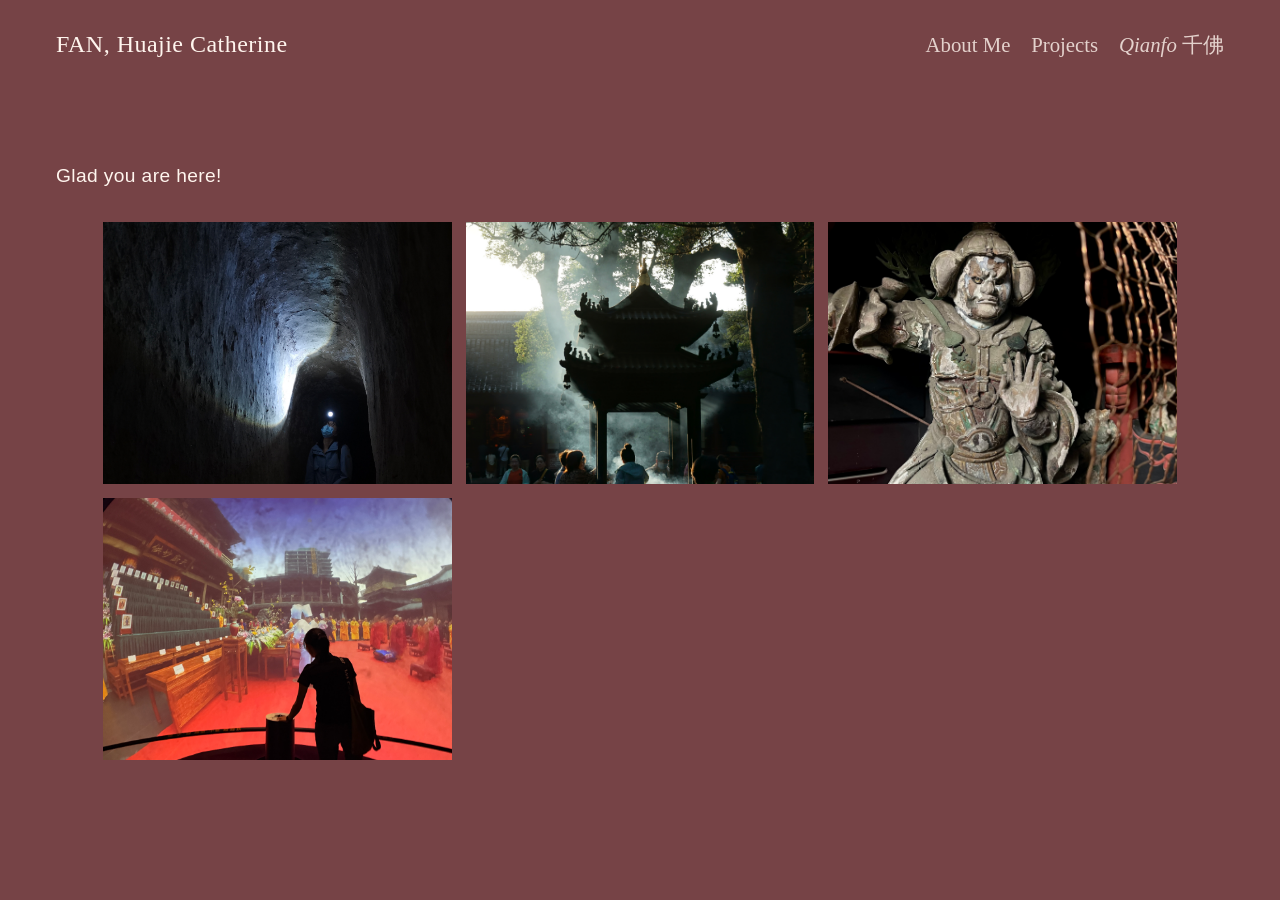
<file: index.html>
<!DOCTYPE html>
<html lang="en">
<head>
    <meta charset="UTF-8">
    <meta name="viewport" content="width=device-width, initial-scale=1.0">
    <title>FHJ</title>
    <link rel="stylesheet" href="style.css">
</head>
<body>
    <header>
        <p class="header-design">
            <a href="index.html">FAN, Huajie Catherine</a>
        </p>
        <nav>
            <a href="About.html">About Me</a>
            <a href="Projects.html">Projects</a>
            <a href="Qianfo.html"><i>Qianfo</i> <span lang="zh">千佛</span></a>
        </nav>
    </header>
    
    <main>
        <section class="index-intro">
            <p>
                Glad you are here!
            </p>
        </section>

        <section class="index-grids">
           <a class="index-card index-standard"
             href="About.html">
           
            <img
                src="images/archivephoto.JPG"
                alt="Huajie Catherine Fan"
            >

            <div class="index-overlay">
                <h2>About Me</h2>
            </div>
           </a>
           
            <a class="index-card index-standard"
             href="Projects.html">

            <img
                src="images/普陀山早课.JPG"
                alt="Morning at Putuo Mountain"
            >

            <div class="index-overlay">
                <h2>Putuo Mountain 普陀山</h2>
                <p>Buddhist Monastery | Zhejiang, China</p>
            </div>
            </a>

            <a class="index-card index-standard"
             href="Projects.html">

            <img
                src="images/妙心寺轉輪藏.jpeg"
                alt="Myōshin-ji Temple at Kyoto, Japan"
            >

            <div class="index-overlay">
                <h2>Myōshin-ji Temple 妙心寺</h2>
                <p>Buddhist Temple | Kyoto, Japan</p>
            </div>
            </a>

            <a class="index-card index-standard"
             href="Projects.html">

            <img
                src="images/佛光山2026.JPG"
                alt="FoGuangShan Monastery at Kaohsiung, Taiwan"
            >

            <div class="index-overlay">
                <h2>FoGuangShan Monastery 佛光山</h2>
                <p>Buddhist Monastery | Kaohsiung, Taiwan</p>
            </div>
            </a>

            
        </section>



    </main>
</body>
            </div>
            </a>

            
        </section>



    </main>
</body>
</html>
</file>
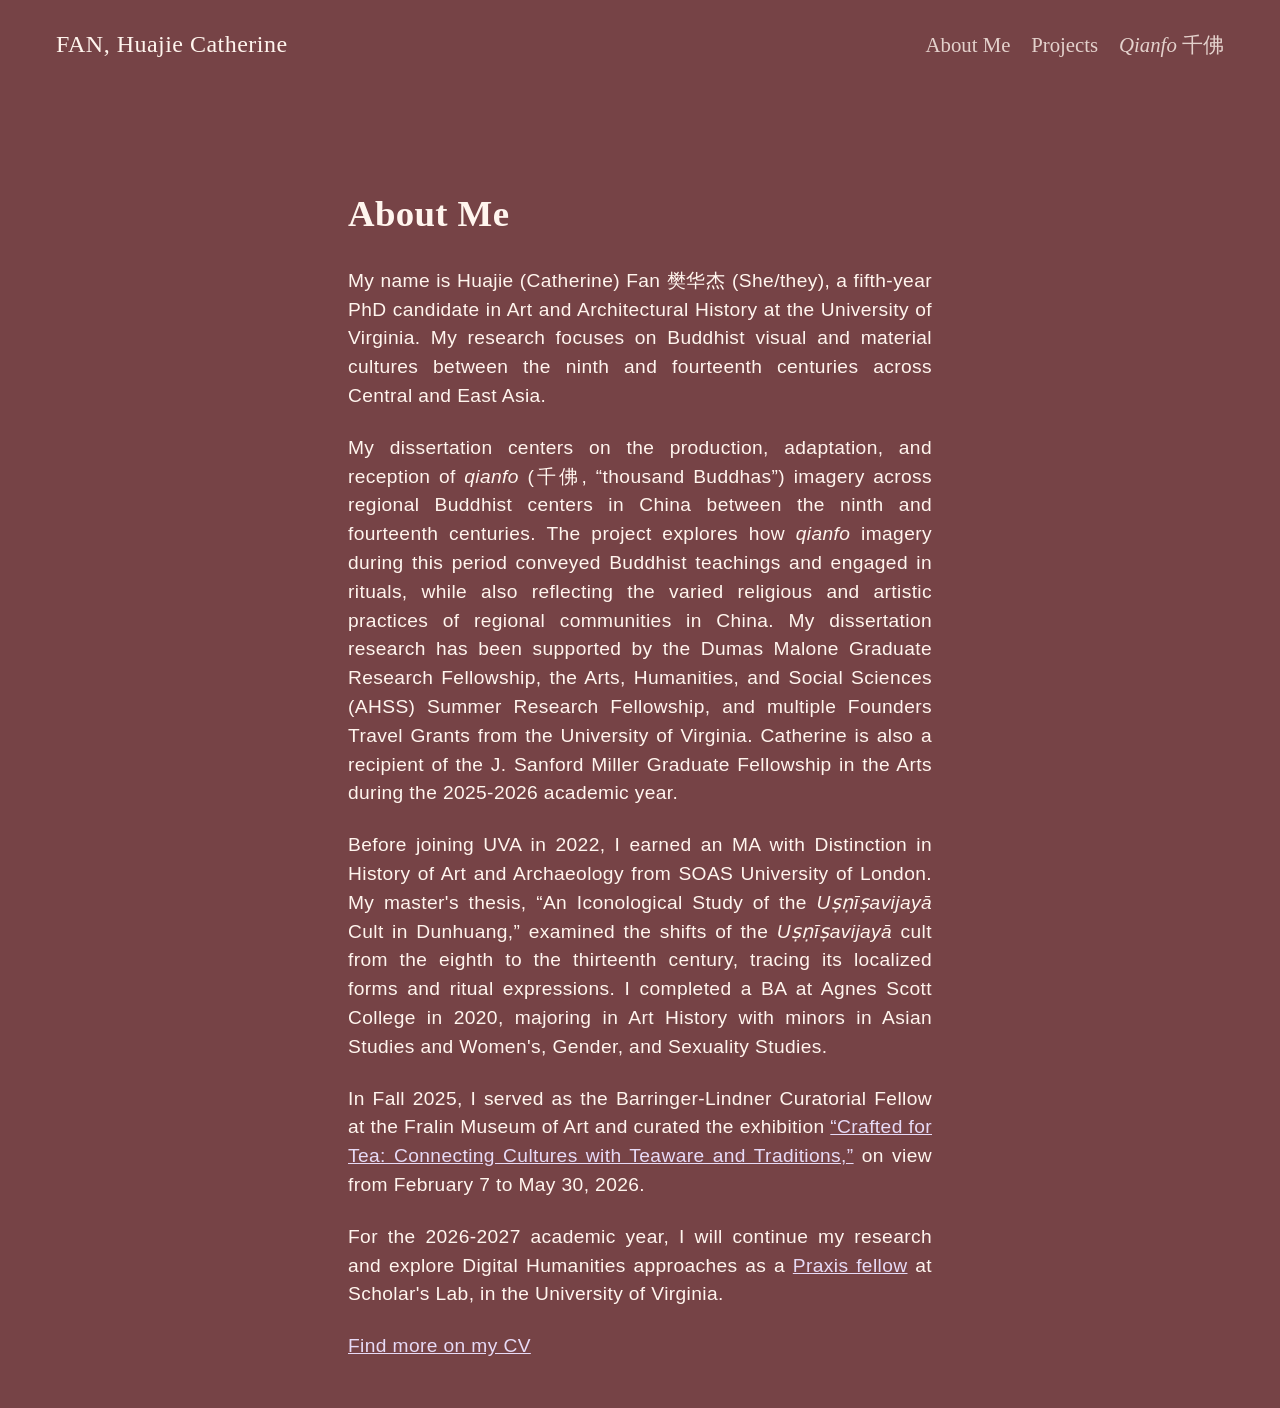
<file: About.html>
<!DOCTYPE html>
<html lang="en">
<head>
    <meta charset="UTF-8">
    <meta name="viewport" content="width=device-width, initial-scale=1.0">
    <title>FHJ</title>
    <link rel="stylesheet" href="style.css">
</head>
<body>
    <header>
        <p class="header-design">
            <a href="index.html">FAN, Huajie Catherine</a>
        </p>
        <nav>
            <a href="About.html">About Me</a>
            <a href="Projects.html">Projects</a>
            <a href="Qianfo.html"><i>Qianfo</i> <span lang="zh">千佛</span></a>
        </nav>
    </header>

    <main>
        <section class="text-content">
            <h1>About Me</h1>
            <p>My name is Huajie (Catherine) Fan <span lang="zh">樊华杰</span> (She/they), a fifth-year PhD candidate in Art and Architectural History at the University of Virginia. My research focuses on Buddhist visual and material cultures between the ninth and fourteenth centuries across Central and East Asia.</p>
            <p>My dissertation centers on the production, adaptation, and reception of <i>qianfo</i> (<span lang="zh">千佛</span>, “thousand Buddhas”) imagery across regional Buddhist centers in China between the ninth and fourteenth centuries. The project explores how <i>qianfo</i> imagery during this period conveyed Buddhist teachings and engaged in rituals, while also reflecting the varied religious and artistic practices of regional communities in China. My dissertation research has been supported by the Dumas Malone Graduate Research Fellowship, the Arts, Humanities, and Social Sciences (AHSS) Summer Research Fellowship, and multiple Founders Travel Grants from the University of Virginia. Catherine is also a recipient of the J. Sanford Miller Graduate Fellowship in the Arts during the 2025-2026 academic year.</p> 
            <p>Before joining UVA in 2022, I earned an MA with Distinction in History of Art and Archaeology from SOAS University of London. My master's thesis, “An Iconological Study of the <i>Uṣṇīṣavijayā</i> Cult in Dunhuang,” examined the shifts of the <i>Uṣṇīṣavijayā</i> cult from the eighth to the thirteenth century, tracing its localized forms and ritual expressions. I completed a BA at Agnes Scott College in 2020, majoring in Art History with minors in Asian Studies and Women's, Gender, and Sexuality Studies.</p>
            <p>In Fall 2025, I served as the Barringer-Lindner Curatorial Fellow at the Fralin Museum of Art and curated the exhibition <a href="https://collection.museum.virginia.edu/exhibitions/info/804" target="_blank" rel="noopener noreferrer"> “Crafted for Tea: Connecting Cultures with Teaware and Traditions,”</a> on view from February 7 to May 30, 2026.</p>
            <p>For the 2026-2027 academic year, I will continue my research and explore Digital Humanities approaches as a <a href="https://praxis.scholarslab.org/" target="_blank" rel="noopener noreferrer"> Praxis fellow</a> at Scholar's Lab, in the University of Virginia.</p>
            <p><a href="files/Huajie_(Catherine)_Fan_Oct_20_2026_CV.pdf" target="_blank" rel="noopener noreferrer">Find more on my CV</a></p>
        </section>
    </main>
</body>
</html>
</file>
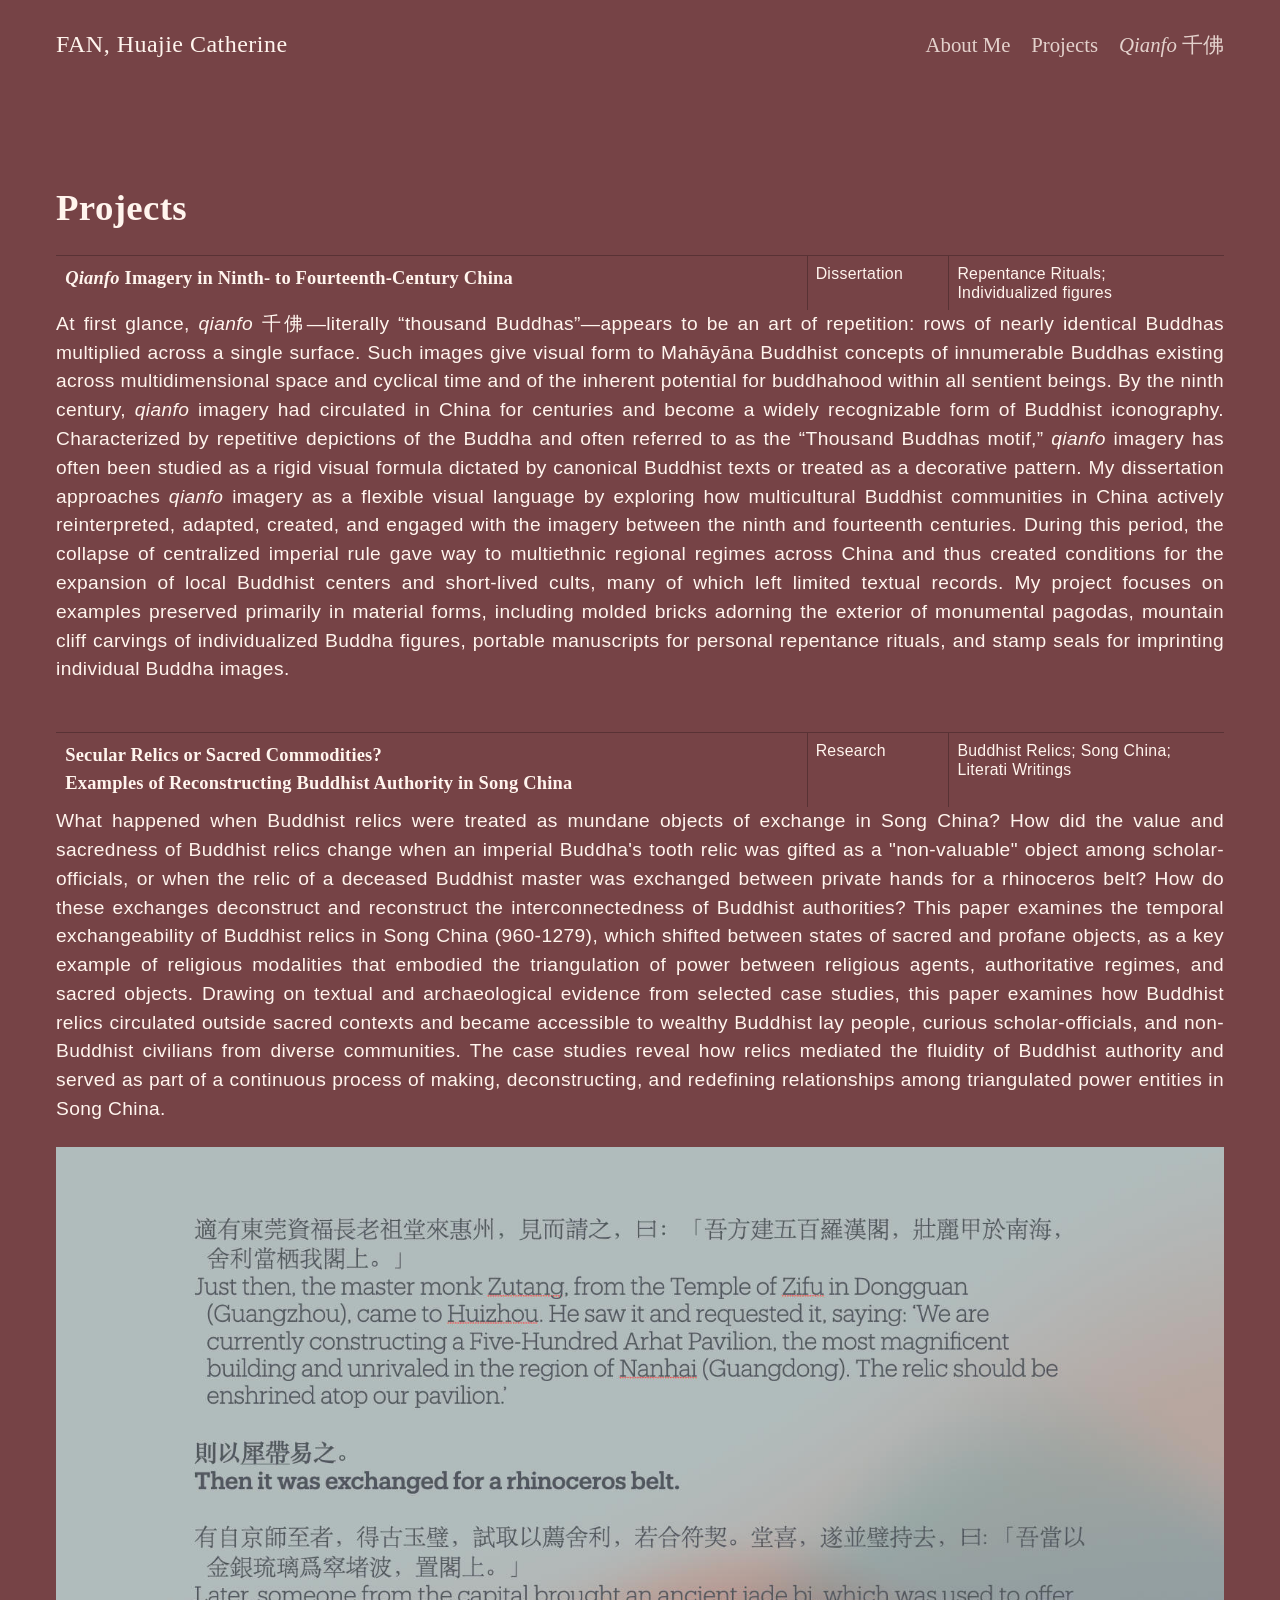
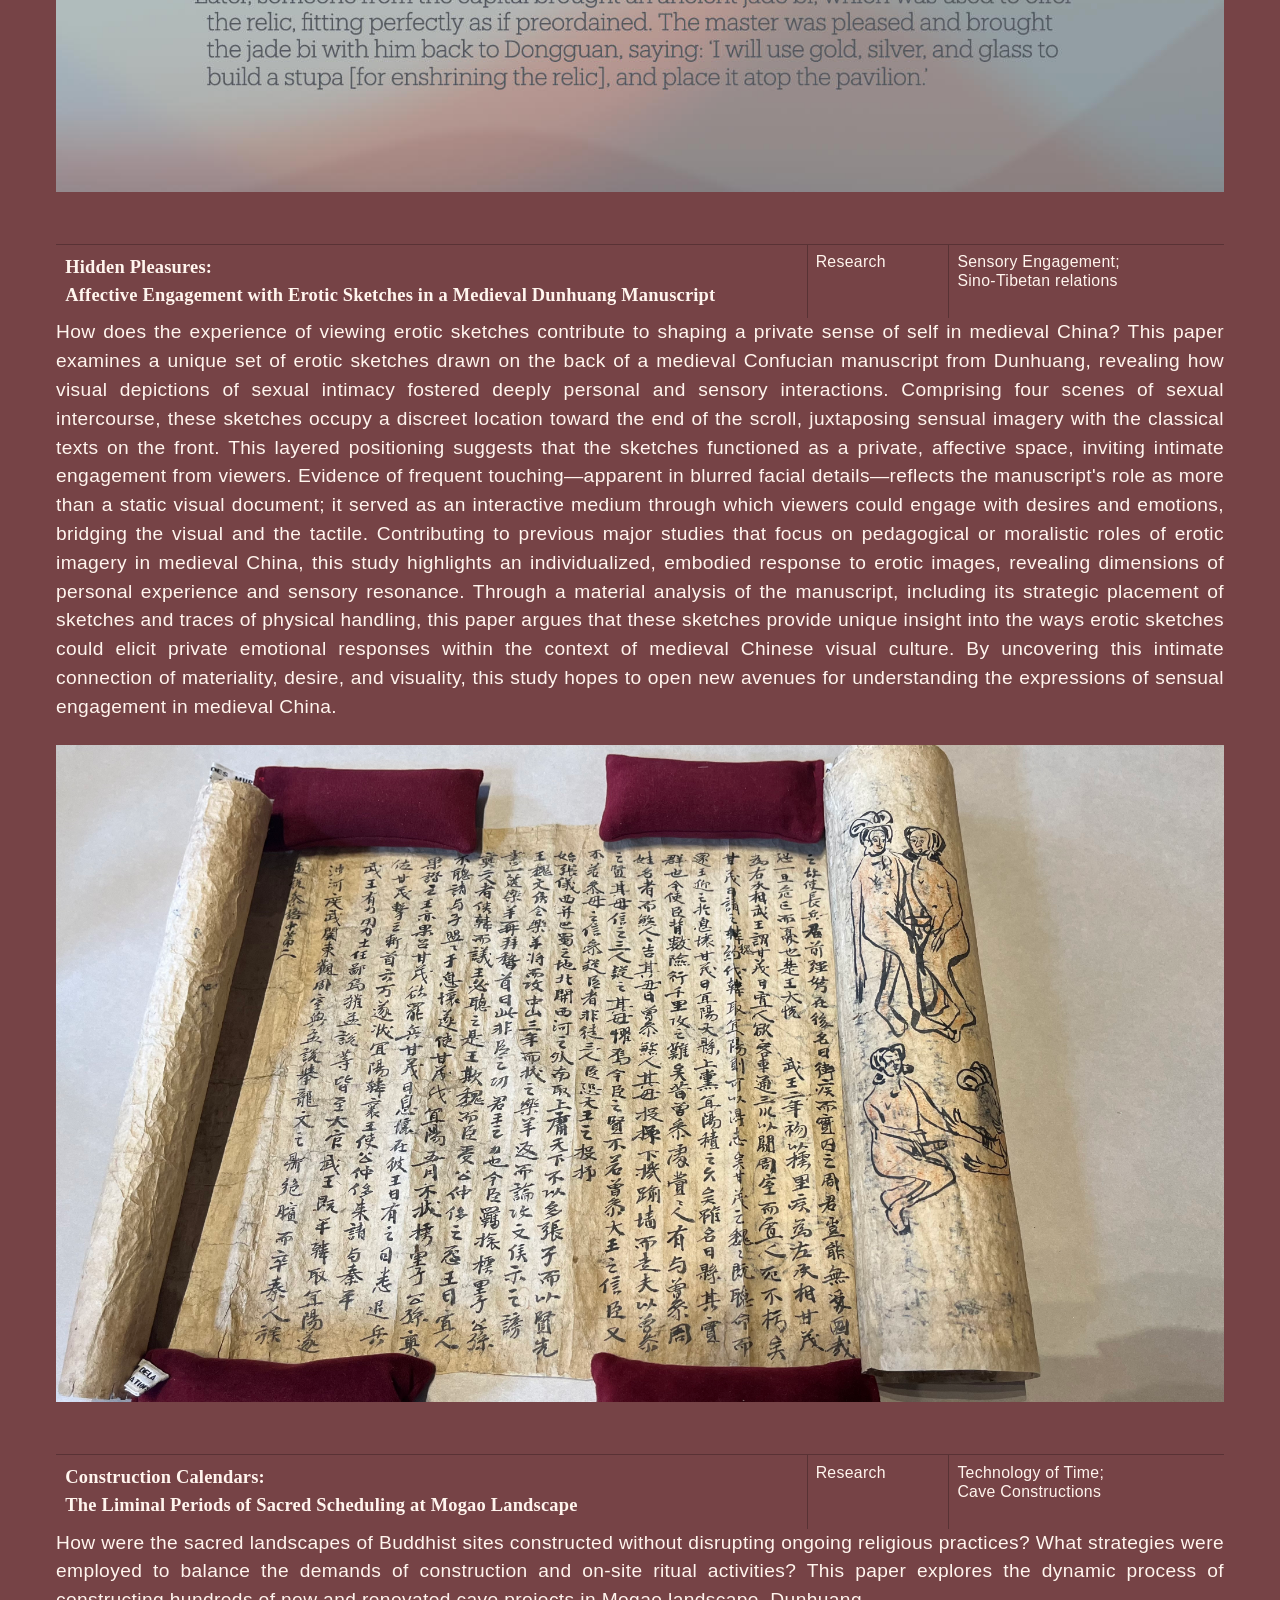
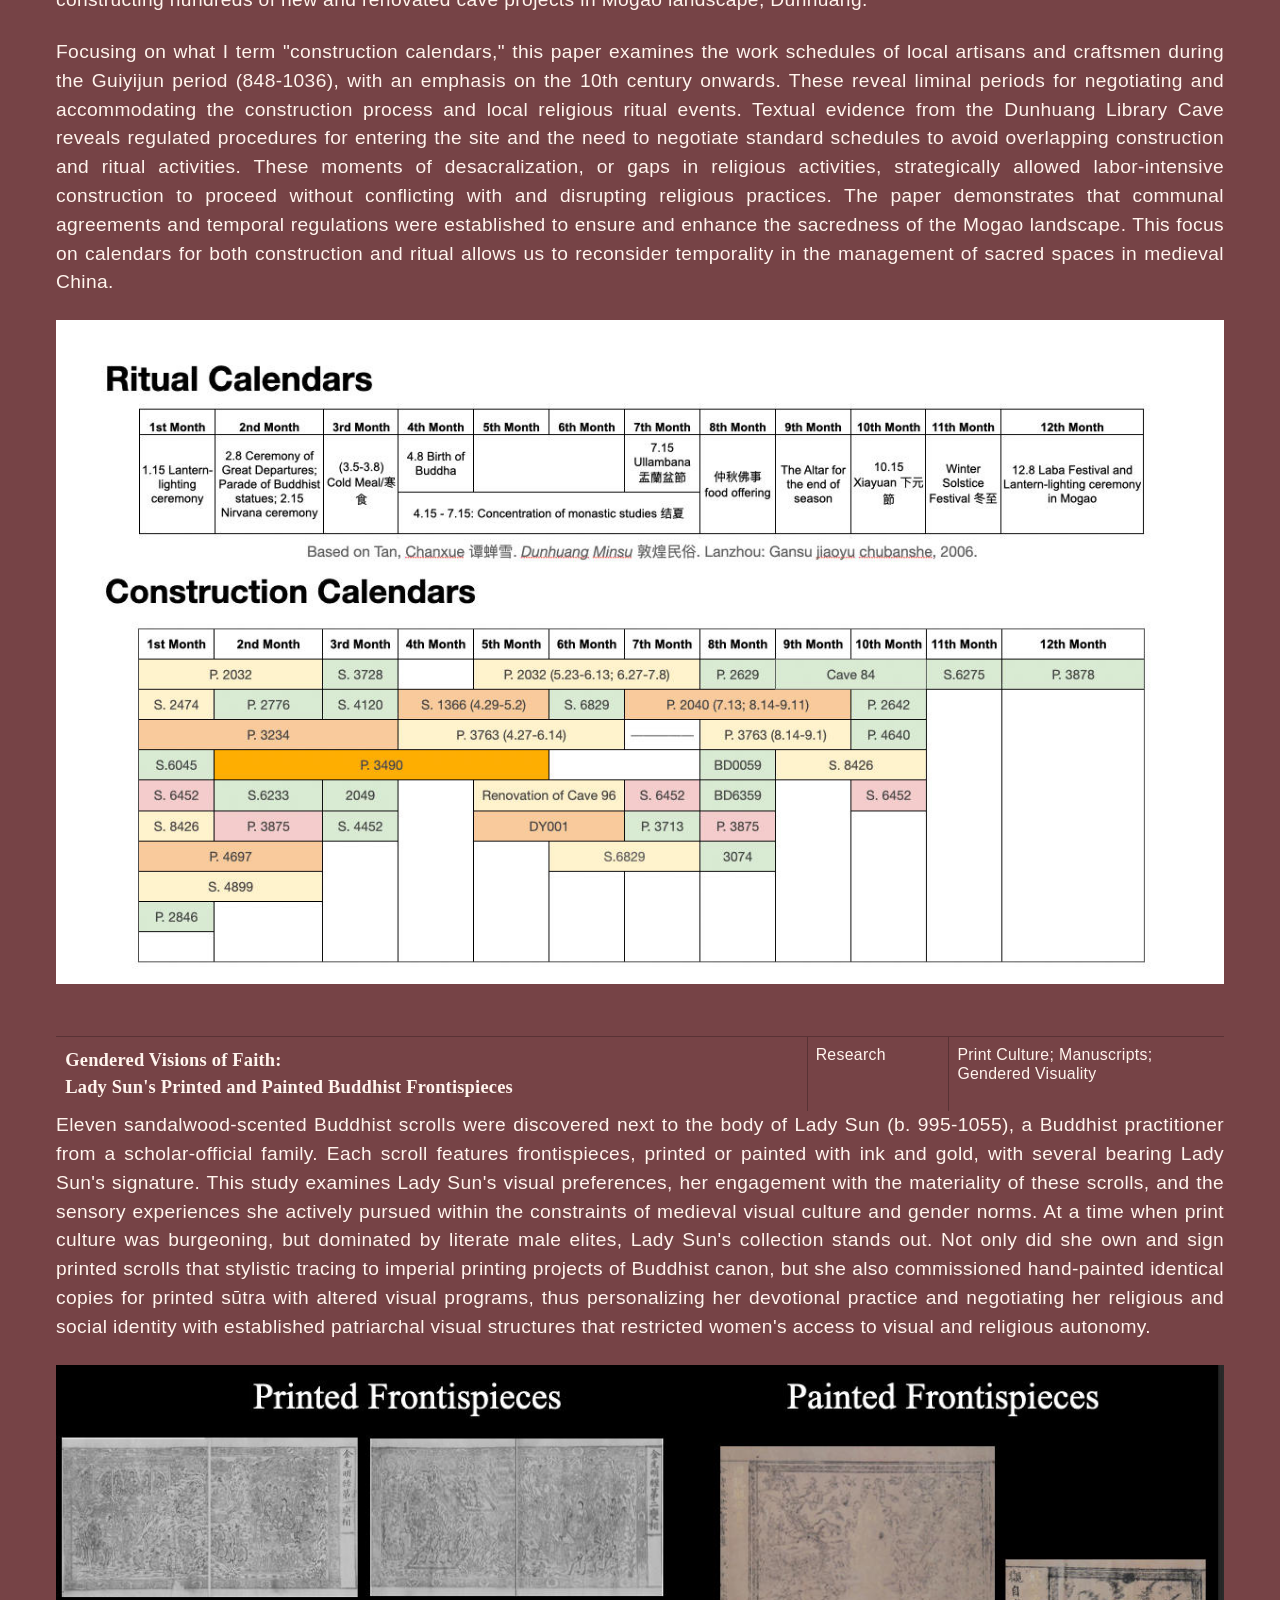
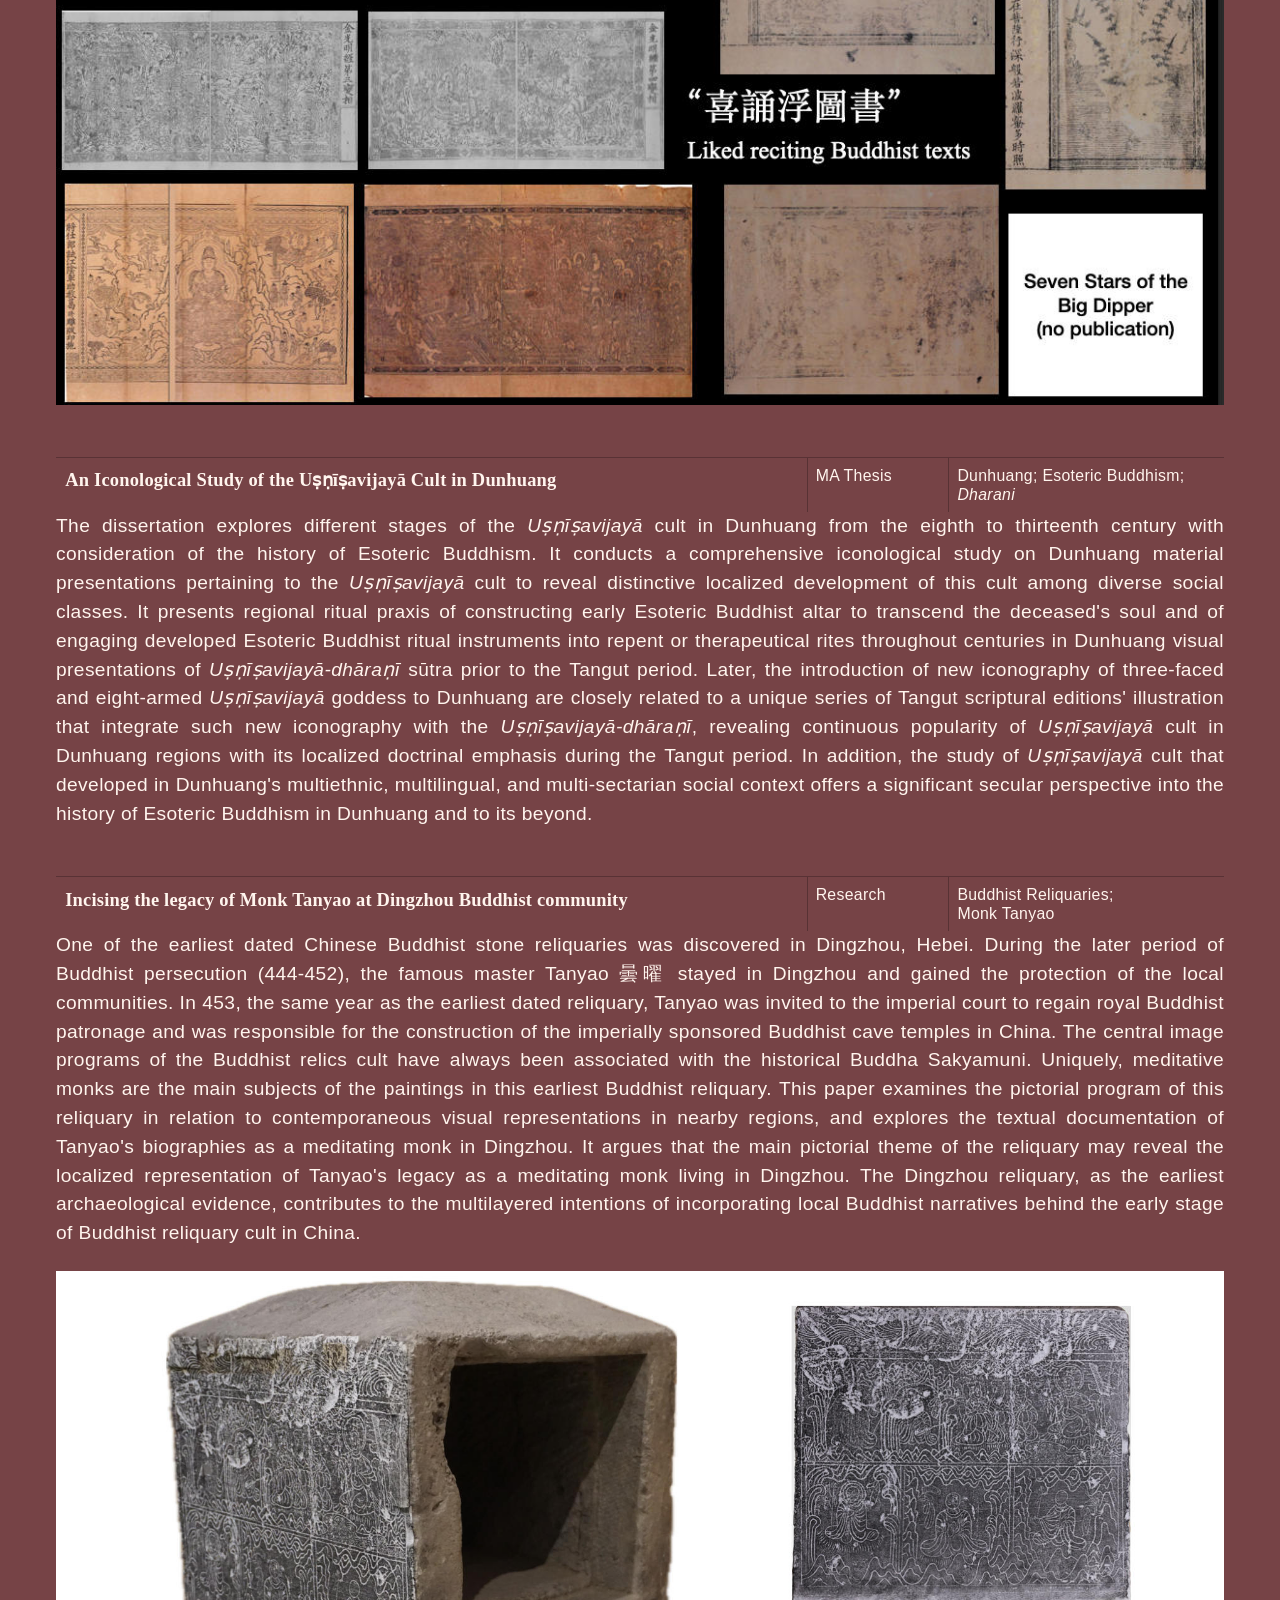
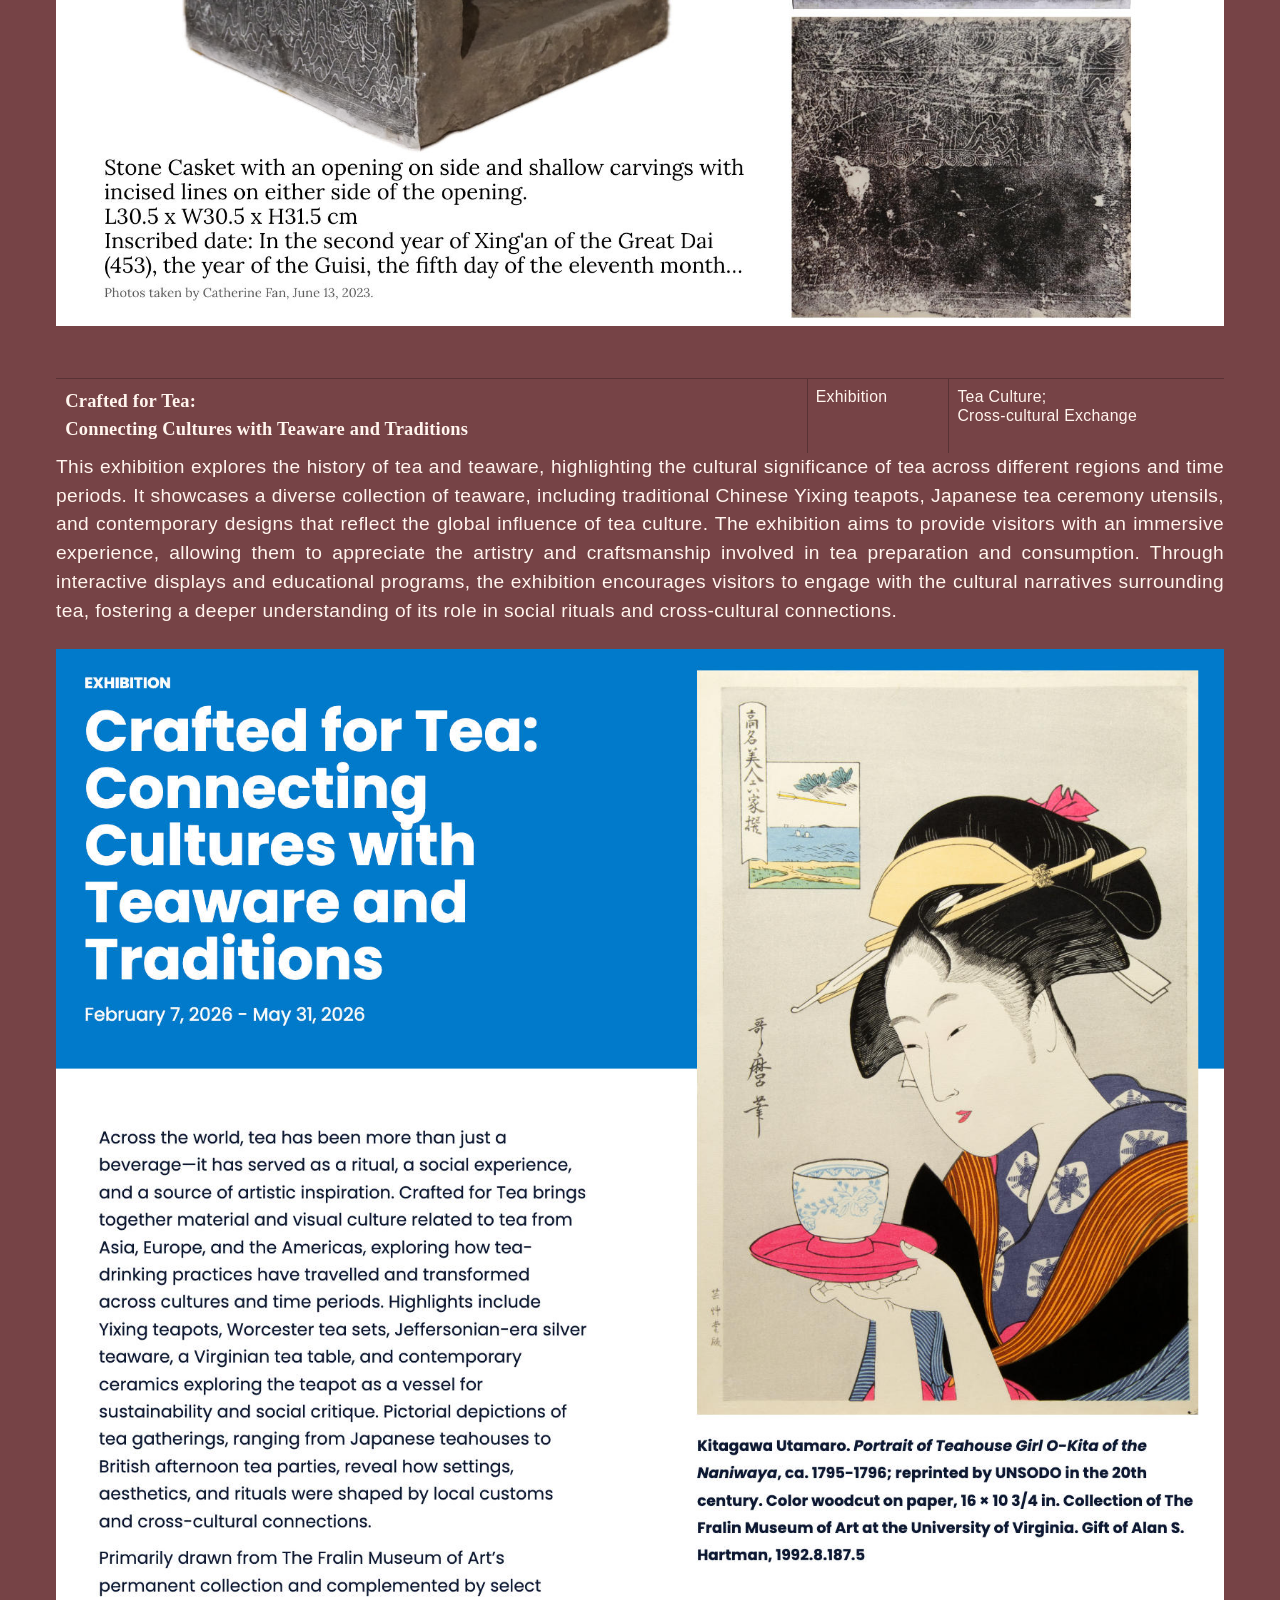
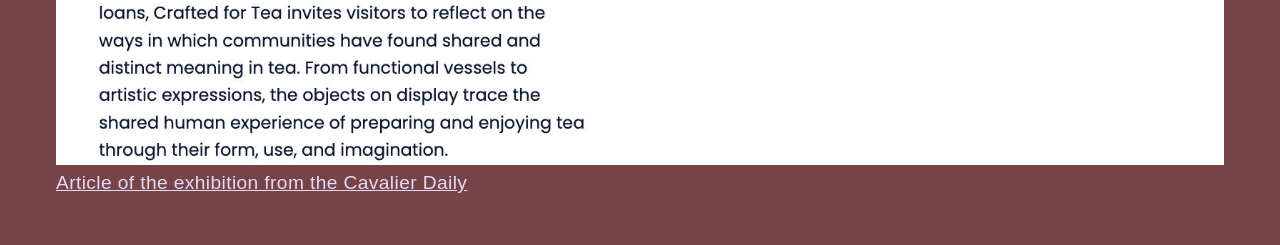
<file: Projects.html>
<!DOCTYPE html>
<html lang="en">
<head>
    <meta charset="UTF-8">
    <meta name="viewport" content="width=device-width, initial-scale=1.0">
    <title>FHJ</title>
    <link rel="stylesheet" href="style.css">
</head>
<body>
    <header>
        <p class="header-design">
            <a href="index.html">FAN, Huajie Catherine</a>
        </p>
        <nav>
            <a href="About.html">About Me</a>
            <a href="Projects.html">Projects</a>
            <a href="Qianfo.html"><i>Qianfo</i> <span lang="zh">千佛</span></a>
        </nav>
    </header>
    
    <main>
        <h1>Projects</h1>
        <section class="project" id="qianfo-imagery">
             <div class="project-header">
                <h2><i>Qianfo</i> Imagery in Ninth- to Fourteenth-Century China</h2>
                <p class="type">Dissertation</p>
                <p class="keywords">Repentance Rituals;<br>Individualized figures</p>
             </div>
            <p>At first glance, <i>qianfo</i> <span lang="zh">千佛</span>—literally “thousand Buddhas”—appears to be an art of repetition: rows of nearly identical Buddhas multiplied across a single surface. Such images give visual form to Mahāyāna Buddhist concepts of innumerable Buddhas existing across multidimensional space and cyclical time and of the inherent potential for buddhahood within all sentient beings. By the ninth century, <i>qianfo</i> imagery had circulated in China for centuries and become a widely recognizable form of Buddhist iconography. Characterized by repetitive depictions of the Buddha and often referred to as the “Thousand Buddhas motif,” <i>qianfo</i> imagery has often been studied as a rigid visual formula dictated by canonical Buddhist texts or treated as a decorative pattern. My dissertation approaches <i>qianfo</i> imagery as a flexible visual language by exploring how multicultural Buddhist communities in China actively reinterpreted, adapted, created, and engaged with the imagery between the ninth and fourteenth centuries. During this period, the collapse of centralized imperial rule gave way to multiethnic regional regimes across China and thus created conditions for the expansion of local Buddhist centers and short-lived cults, many of which left limited textual records. My project focuses on examples preserved primarily in material forms, including molded bricks adorning the exterior of monumental pagodas, mountain cliff carvings of individualized Buddha figures, portable manuscripts for personal repentance rituals, and stamp seals for imprinting individual Buddha images. </p>
        </section>

        <section class="project" id="Secular-Relics">
            <div class="project-header">
                <h2>Secular Relics or Sacred Commodities?<br>
                    Examples of Reconstructing Buddhist Authority in Song China</h2>
                <p class="type">Research</p>
                <p class="keywords">Buddhist Relics; Song China;<br>Literati Writings</p>
             </div>
            <p>What happened when Buddhist relics were treated as mundane objects of exchange in Song China? How did the value and sacredness of Buddhist relics change when an imperial Buddha's tooth relic was gifted as a "non-valuable" object among scholar-officials, or when the relic of a deceased Buddhist master was exchanged between private hands for a rhinoceros belt? How do these exchanges deconstruct and reconstruct the interconnectedness of Buddhist authorities? This paper examines the temporal exchangeability of Buddhist relics in Song China (960-1279), which shifted between states of sacred and profane objects, as a key example of religious modalities that embodied the triangulation of power between religious agents, authoritative regimes, and sacred objects. Drawing on textual and archaeological evidence from selected case studies, this paper examines how Buddhist relics circulated outside sacred contexts and became accessible to wealthy Buddhist lay people, curious scholar-officials, and non-Buddhist civilians from diverse communities. The case studies reveal how relics mediated the fluidity of Buddhist authority and served as part of a continuous process of making, deconstructing, and redefining relationships among triangulated power entities in Song China.</p>
            <img src="images/Secular_relic_ppt.jpg" alt="Secular Relics or Sacred Commodities?">
        </section>

        <section class="project" id="Hidden-Pleasures">
            <div class="project-header">
                <h2>Hidden Pleasures:<br>
                    Affective Engagement with Erotic Sketches in a Medieval Dunhuang Manuscript</h2>
                <p class="type">Research</p>
                <p class="keywords">Sensory Engagement;<br>Sino-Tibetan relations</p>
             </div>
            <p>How does the experience of viewing erotic sketches contribute to shaping a private sense of self in medieval China? This paper examines a unique set of erotic sketches drawn on the back of a medieval Confucian manuscript from Dunhuang, revealing how visual depictions of sexual intimacy fostered deeply personal and sensory interactions. Comprising four scenes of sexual intercourse, these sketches occupy a discreet location toward the end of the scroll, juxtaposing sensual imagery with the classical texts on the front. This layered positioning suggests that the sketches functioned as a private, affective space, inviting intimate engagement from viewers. Evidence of frequent touching—apparent in blurred facial details—reflects the manuscript's role as more than a static visual document; it served as an interactive medium through which viewers could engage with desires and emotions, bridging the visual and the tactile. Contributing to previous major studies that focus on pedagogical or moralistic roles of erotic imagery in medieval China, this study highlights an individualized, embodied response to erotic images, revealing dimensions of personal experience and sensory resonance. Through a material analysis of the manuscript, including its strategic placement of sketches and traces of physical handling, this paper argues that these sketches provide unique insight into the ways erotic sketches could elicit private emotional responses within the context of medieval Chinese visual culture. By uncovering this intimate connection of materiality, desire, and visuality, this study hopes to open new avenues for understanding the expressions of sensual engagement in medieval China.</p>
            <img src="images/Pelliot_Chinois_2702.jpeg" alt="Pelliot Chinois 2702">
        </section>

        <section class="project" id="Construction-Calendars">
            <div class="project-header">
                <h2>Construction Calendars:<br>
                    The Liminal Periods of Sacred Scheduling at Mogao Landscape</h2>
                <p class="type">Research</p>
                <p class="keywords">Technology of Time;<br>Cave Constructions</p>
             </div>
            <P>How were the sacred landscapes of Buddhist sites constructed without disrupting ongoing religious practices? What strategies were employed to balance the demands of construction and on-site ritual activities? This paper explores the dynamic process of constructing hundreds of new and renovated cave projects in Mogao landscape, Dunhuang.</P>
            <P>Focusing on what I term "construction calendars," this paper examines the work schedules of local artisans and craftsmen during the Guiyijun period (848-1036), with an emphasis on the 10th century onwards. These reveal liminal periods for negotiating and accommodating the construction process and local religious ritual events. Textual evidence from the Dunhuang Library Cave reveals regulated procedures for entering the site and the need to negotiate standard schedules to avoid overlapping construction and ritual activities. These moments of desacralization, or gaps in religious activities, strategically allowed labor-intensive construction to proceed without conflicting with and disrupting religious practices. The paper demonstrates that communal agreements and temporal regulations were established to ensure and enhance the sacredness of the Mogao landscape. This focus on calendars for both construction and ritual allows us to reconsider temporality in the management of sacred spaces in medieval China.</P>
            <img src="images/Construction_Calendars_ppt.jpg" alt="Construction Calendars in Dunhuang" width="500">
        </section>

        <section class="project" id="Gendered-Visions">
            <div class="project-header">
                <h2>Gendered Visions of Faith:<br>Lady Sun's Printed and Painted Buddhist Frontispieces</h2>
                <p class="type">Research</p>
                <p class="keywords">Print Culture; Manuscripts;<br>Gendered Visuality</p>
             </div>
            <p>Eleven sandalwood-scented Buddhist scrolls were discovered next to the body of Lady Sun (b. 995-1055), a Buddhist practitioner from a scholar-official family. Each scroll features frontispieces, printed or painted with ink and gold, with several bearing Lady Sun's signature. This study examines Lady Sun's visual preferences, her engagement with the materiality of these scrolls, and the sensory experiences she actively pursued within the constraints of medieval visual culture and gender norms. At a time when print culture was burgeoning, but dominated by literate male elites, Lady Sun's collection stands out. Not only did she own and sign printed scrolls that stylistic tracing to imperial printing projects of Buddhist canon, but she also commissioned hand-painted identical copies for printed sūtra with altered visual programs, thus personalizing her devotional practice and negotiating her religious and social identity with established patriarchal visual structures that restricted women's access to visual and religious autonomy.</p>
            <img src="images/Gendered_Vision_ppt.jpeg" alt="Lady Sun's Printed and Painted Buddhist Frontispieces">
        </section>

        <section class="project" id="Usnishavijaya">
            <div class="project-header">
                <h2>An Iconological Study of the Uṣṇīṣavijayā Cult in Dunhuang</h2>
                <p class="type">MA Thesis</p>
                <p class="keywords">Dunhuang; Esoteric Buddhism;<br><i>Dharani</i></p>
             </div>
            <p>The dissertation explores different stages of the <i>Uṣṇīṣavijayā</i> cult in Dunhuang from the eighth to thirteenth century with consideration of the history of Esoteric Buddhism. It conducts a comprehensive iconological study on Dunhuang material presentations pertaining to the <i>Uṣṇīṣavijayā</i> cult to reveal distinctive localized development of this cult among diverse social classes. It presents regional ritual praxis of constructing early Esoteric Buddhist altar to transcend the deceased's soul and of engaging developed Esoteric Buddhist ritual instruments into repent or therapeutical rites throughout centuries in Dunhuang visual presentations of <i>Uṣṇīṣavijayā-dhāraṇī</i> sūtra prior to the Tangut period. Later, the introduction of new iconography of three-faced and eight-armed <i>Uṣṇīṣavijayā</i> goddess to Dunhuang are closely related to a unique series of Tangut scriptural editions' illustration that integrate such new iconography with the <i>Uṣṇīṣavijayā-dhāraṇī</i>, revealing continuous popularity of <i>Uṣṇīṣavijayā</i> cult in Dunhuang regions with its localized doctrinal emphasis during the Tangut period. In addition, the study of <i>Uṣṇīṣavijayā</i> cult that developed in Dunhuang's multiethnic, multilingual, and multi-sectarian social context offers a significant secular perspective into the history of Esoteric Buddhism in Dunhuang and to its beyond.</p>
        </section>

        <section class="project" id="Tanyao-legacy">
            <div class="project-header">
                <h2>Incising the legacy of Monk Tanyao at Dingzhou Buddhist community</h2>
                <p class="type">Research</p>
                <p class="keywords">Buddhist Reliquaries;<br>Monk Tanyao</p>
             </div>
            <p>One of the earliest dated Chinese Buddhist stone reliquaries was discovered in Dingzhou, Hebei. During the later period of Buddhist persecution (444-452), the famous master Tanyao <span lang="zh">曇曜</span> stayed in Dingzhou and gained the protection of the local communities. In 453, the same year as the earliest dated reliquary, Tanyao was invited to the imperial court to regain royal Buddhist patronage and was responsible for the construction of the imperially sponsored Buddhist cave temples in China. The central image programs of the Buddhist relics cult have always been associated with the historical Buddha Sakyamuni. Uniquely, meditative monks are the main subjects of the paintings in this earliest Buddhist reliquary. This paper examines the pictorial program of this reliquary in relation to contemporaneous visual representations in nearby regions, and explores the textual documentation of Tanyao's biographies as a meditating monk in Dingzhou. It argues that the main pictorial theme of the reliquary may reveal the localized representation of Tanyao's legacy as a meditating monk living in Dingzhou. The Dingzhou reliquary, as the earliest archaeological evidence, contributes to the multilayered intentions of incorporating local Buddhist narratives behind the early stage of Buddhist reliquary cult in China.</p>
            <img src="images/Tanyao_legacy_ppt.jpg" alt="Incising the legacy of Monk Tanyao at Dingzhou Buddhist community">
        </section>

        <section class="project" id="Crafted-for-Tea">
            <div class="project-header">
                <h2>Crafted for Tea:<br>
                    Connecting Cultures with Teaware and Traditions</h2>
                <p class="type">Exhibition</p>
                <p class="keywords">Tea Culture;<br>Cross-cultural Exchange</p>
             </div>
            <p>This exhibition explores the history of tea and teaware, highlighting the cultural significance of tea across different regions and time periods. It showcases a diverse collection of teaware, including traditional Chinese Yixing teapots, Japanese tea ceremony utensils, and contemporary designs that reflect the global influence of tea culture. The exhibition aims to provide visitors with an immersive experience, allowing them to appreciate the artistry and craftsmanship involved in tea preparation and consumption. Through interactive displays and educational programs, the exhibition encourages visitors to engage with the cultural narratives surrounding tea, fostering a deeper understanding of its role in social rituals and cross-cultural connections.</p>
            <img src="images/Crafted_for_Tea_exhibition.jpg" alt="Crafted for Tea: Connecting Cultures with Teaware and Traditions">
            <p><a href="https://www.cavalierdaily.com/article/2026/03/the-fralin-explores-tea-making-as-a-form-of-global-connection-with-teaware-exhibition" target="_blank">Article of the exhibition from the Cavalier Daily</a></p>
        </section>
    </main>
</body>
</html>
</file>
<file: style.css>
* {
    box-sizing: border-box;
    background-color:#764346;
    color: seashell;
}

html {
    background-color:#764346;
}

:lang(zh) {
    font-family: "Songti SC", "SimSun", serif;
}

/* Header Section */
header {
    width:100%;
    max-width: 1200px;
    margin: 0 auto 4rem auto;
    display: flex;
    justify-content: space-between;
    align-items: baseline;
    padding: 1rem;
}

header p.header-design {
    font-family: "Gowun Batang", serif;
    font-size: 1.5rem;
    margin:0;
}

.header-design a{
    padding: 8px 0;
    font: inherit;
    color: inherit;
    text-decoration:none;
}

.header-design a:visited {
    font: inherit;
    color:inherit;
    text-decoration: none;
}
.header-design a:hover,
.header-design a:focus,
.header-design a:active {
    font: inherit;
    color: inherit;
    font-size: 1.55rem;
    text-decoration: none;
}

header nav {
    display: flex;
    gap: 1.3rem;
    align-items: flex-start;
}

header nav a,
header nav a:visited {
    display: block;
    font-family: "Gowun Batang", serif;
    font-size: 1.3rem;
    line-height: 2;
    margin:0;
    padding:0;
    opacity: 0.8;
    text-decoration: none;
}

header nav a span[lang="zh"] {
    font-family: "SimSun", serif;
    font-size: 1em;
    line-height: 1;
    vertical-align: baseline;
    text-decoration: none;
}

header nav a:hover,
header nav a:focus,
header nav a:active {
    opacity: 1 !important;
    text-decoration: underline;
}

header nav a.active {
    opacity: 1 !important;
}


/* Main section */
main {
    width: 100%;
    padding: 1rem;
    max-width: 1200px;
    margin: auto auto auto;
}

:root {
    --wide-width: 100%;
    --wide-max: 1200px;
    --text-width: 50%;
    --text-max: 650px;
}

.text-content {
    width: var(--text-width);
    max-width: var(--text-max);

    margin-left: auto;
    margin-right: auto;

    text-align: left;
}

/* HEADINGS */
h1,
h2,
h3,
h4,
h5,
h6 {
    font-family: "Gowun Batang", serif;
    line-height: 1.2;
    letter-spacing: 0.01em;
}
/* Heading scale */
h1 {
    font-size: 2.3rem;
}
h2 {
    font-size: 1.9rem;
}
h3 {
    font-size: 1.5rem;
}
h4 {
    font-size: 1.3rem;
}
h5 {
    font-size: 1.1rem;
}
h6 {
    font-size: 1rem;
}

/* PARAGRAPHS */

p {
    font-family: "Inter", sans-serif;
    font-weight: 400;
    font-size: 1.2rem;
    line-height: 1.5;
    letter-spacing: 0.02em;
    text-align:justify;
    margin-top: 0;
    margin-bottom: 1.2em;
}
/* Links inside paragraphs */
p a {
    font-family: "Inter", sans-serif;
    font-weight: 400;
    color: #e7daf6;
}
/* Italic text inside paragraphs */
p i,
p em,
p .term {
    font-family: "Inter", sans-serif;
    font-weight: 400;
    font-style: italic;
}

img {
    max-width: 100%;
    width: auto;
    height: auto;
}


/* INDEX PAGE PHOTO GRID */

.index-grids {
    width: 92%;
    max-width: 1200px;
    margin: 2rem auto 0;
    display: grid;
    grid-template-columns: repeat(3, 1fr);
    gap: 14px;
    overflow: hidden;
}


/* Individual photo */

.index-card {
    position: relative;
    display: block;
    width: 100%;
    aspect-ratio: 4 / 3;
    color: white;
    text-decoration: none;
}


/* Photos */

.index-card img {
    width: 100%;
    height: 100%;
    display: block;
    object-fit: cover;
    transition: transform 0.35s ease;
}


/* =========================================
   TITLE OVERLAY
   ========================================= */

.index-overlay {
    position: absolute;
    inset: 0;

    display: flex;
    flex-direction: column;
    justify-content: flex-end;

    padding: 1.2rem;

    background:
        linear-gradient(
            to top,
            rgba(0, 0, 0, 0.7),
            rgba(0, 0, 0, 0) 65%
        );

    opacity: 0;

    transition: opacity 0.3s ease;
}


.index-overlay h2 {
    font-family: "Gowun Batang", serif;

    font-size: 1.4rem;
    font-weight: 400;
    line-height: 1.15;

    color: white;
    background: rgba(0, 0, 0, 0.5);
    margin: 0;
}


.index-overlay p {
    font-family: "Inter", sans-serif;

    font-size: 0.8rem;
    font-weight: 400;

    color: rgba(255, 255, 255, 0.85);
    background: rgba(0, 0, 0, 0.5);
    margin: 0.4rem 0 0;
}


/* =========================================
   HOVER
   ========================================= */

.index-card:hover .index-overlay {
    opacity: 1;
}

.index-card:hover img {
    transform: scale(1.02);
}


/* Projects */

.project + .project {
    margin-top: 3em; /* Add top margin to all of the project divs except the first one. */
}

.project-header {
    display: grid;
    grid-template-columns: 1fr 1fr 1fr 0.8fr 0.7fr 1.5fr; /* Establishes a grid pattern) */
    gap: 1em; /* Sets a 1em gap between the columns. */
    border-top: 1px solid rgba(0,0,0,0.25);
    font-size: 0.825em;
    grid-template-rows: repeat(auto-fill, minmax(50px, auto)); /* Sets a minimum height of 50px for the grid cells.*/
}

.project-header h2 {
    grid-column: span 4; /* Sets the project title to span four of the six available columns in the layout. */
    margin:0; /* Unsets the default margin for title.*/
    font-size: 1.4em; /* Ensures the heading is the same font size as other elements in teh header.*/
    font-weight: 800;
    font-family: unset; /* Ensures the heading is the same font family as other elements in the header.*/
    line-height: 1.5;
    padding: 0.5em;
}

.project-header p {
    margin: 0;
    font-size: 1.2em;
    padding: 0.5em;
    line-height: 1.2;
    border-left: 1px solid rgba(0,0,0,0.25);
}



/* ========================================
   GLIGHTBOX — DESKTOP 70 / 30 LAYOUT
   ======================================== */

@media (min-width: 769px) {

    /* Center the whole image + caption composition */
    .gslide-inner-content {
        width: min(92vw, 1400px) !important;
        margin: 0 auto !important;
    }

    .ginner-container {
        display: flex !important;
        flex-direction: row !important;
        align-items: stretch !important;
        justify-content: center !important;
        width: 100% !important;
    }

    .gslide-media {
        flex: 0 0 70% !important;
        width: 70% !important;
        display: flex !important;
        align-items: center !important;
        justify-content: center !important;
        background: #111111;
    }

    .gslide-media img {
        display: block;
        width: auto !important;
        height: auto !important;
        max-width: 100% !important;
        max-height: 88vh !important;
        object-fit: contain;
        margin: auto !important;
    }

    /* CAPTION — 30%*/
    .gslide-description.description-right {
        flex: 0 0 30% !important;
        width: 30% !important;
        max-width: none !important;
        display: flex !important;
        align-items: center !important;
        background: rgba(32, 32, 32, 0.94) !important;
        color: #d8d8d8 !important;
    }

    .gslide-description.description-right .gdesc-inner {
        width: 100%;
        padding: 2.5rem;
    }

    /* Caption title */
    .gslide-description.description-right .gslide-title {
        font-family: "Gowun Batang", serif;
        font-size: 1.1rem;
        font-weight: 400;
        line-height: 1.2;
        letter-spacing: 0.01em;
        color: #ffffff !important;
        margin: 0 0 1.5rem 0;
    }

    /* Caption description */
    .gslide-description.description-right .gslide-desc {
        font-family: "Inter", sans-serif;
        font-size: 0.9rem;
        font-weight: 500;
        line-height: 1.45;
        letter-spacing: 0.01em;
        color: #cccccc !important;
    }
}
</file>
